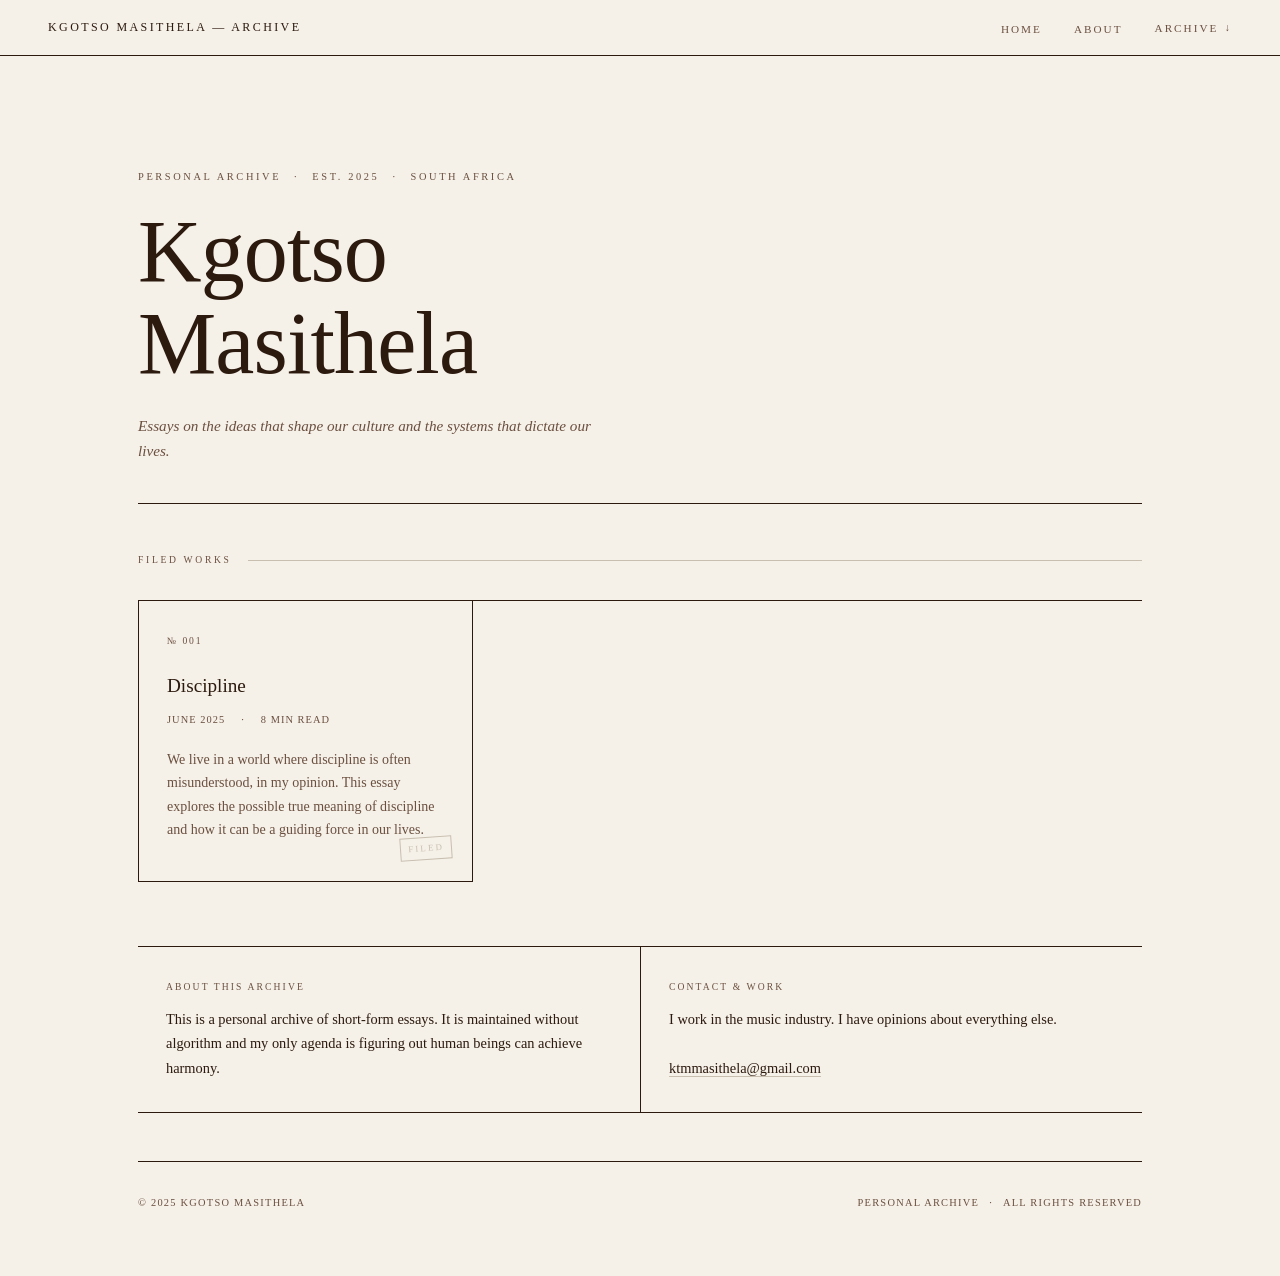
<file: index.html>
<!DOCTYPE html>
<html lang="en">
<head>
  <meta charset="UTF-8" />
  <meta name="viewport" content="width=device-width, initial-scale=1.0" />
  <!-- ─────────────────────────────────────────────────────────
       CHANGE THIS: update the <title> to your name / site name
       ───────────────────────────────────────────────────────── -->
  <title>Kgotso Masithela — Essay Archive</title>
  <meta name="description" content="An archive of essays on music, technology, and culture." />
  <link rel="stylesheet" href="style.css" />
</head>

<body>

  <!-- ═══════════════════════════════════════════════════════════
       SITE NAVIGATION
       ═══════════════════════════════════════════════════════════ -->
  <nav class="site-nav" id="site-nav" aria-label="Main navigation">

    <!-- ── Left: Site Title ── -->
    <!-- CHANGE THIS: your name or archive title -->
    <a href="index.html" class="site-nav__title">Kgotso Masithela — Archive</a>

    <!-- ── Mobile hamburger button (visible only on small screens) ── -->
    <button class="nav-hamburger" id="hamburger" aria-controls="nav-links" aria-expanded="false">
      Menu
    </button>

    <!-- ── Right: Navigation Links ── -->
    <ul class="site-nav__links" id="nav-links">

      <li><a href="index.html">Home</a></li>
      <li><a href="#about">About</a></li>

      <!-- ── ESSAYS DROPDOWN ─────────────────────────────────
           HOW TO ADD A NEW ESSAY HERE:
           Copy the line inside the <ul class="nav-dropdown__list">
           and change the href and text. Example:
             <li><a href="essay-2.html" target="_blank">Essay Title Two</a></li>
           That's all you need to do.
           ─────────────────────────────────────────────────── -->
      <li class="nav-dropdown">
        <button
          class="nav-dropdown__trigger"
          id="dropdown-trigger"
          aria-haspopup="true"
          aria-expanded="false"
          aria-controls="dropdown-panel"
        >
          Archive
        </button>

        <div class="nav-dropdown__panel" id="dropdown-panel" role="menu" aria-labelledby="dropdown-trigger">
          <span class="nav-dropdown__label">Published Essays</span>

          <ul class="nav-dropdown__list">
            <!-- ══════════════════════════════════════════════
                 ADD NEW ESSAYS BELOW — one <li> per essay.
                 Always include target="_blank" to open in a new tab.
                 ══════════════════════════════════════════════ -->
            <li><a href="essay-template.html" target="_blank" role="menuitem">Discipline</a></li>
            <!-- <li><a href="essay-2.html" target="_blank" role="menuitem">Essay Title Two</a></li> -->
            <!-- <li><a href="essay-3.html" target="_blank" role="menuitem">Essay Title Three</a></li> -->
            <!-- ══════════════════════════════════════════════ -->
          </ul>
        </div>
      </li>
      <!-- ── END DROPDOWN ───────────────────────────────────── -->

    </ul>
  </nav>


  <!-- ═══════════════════════════════════════════════════════════
       PAGE CONTENT
       ═══════════════════════════════════════════════════════════ -->
  <main>
    <div class="page-wrapper content-start">

      <!-- ── MASTHEAD / HERO ─────────────────────────────────── -->
      <header class="masthead">
        <!-- CHANGE THIS: your institutional eyebrow label -->
        <p class="masthead__eyebrow">Personal Archive &ensp;·&ensp; Est. 2025 &ensp;·&ensp; South Africa</p>

        <!-- CHANGE THIS: your name in large type -->
        <h1 class="masthead__name">Kgotso<br>Masithela</h1>

        <!-- CHANGE THIS: your one-line descriptor -->
        <p class="masthead__descriptor">
          Essays on the ideas that shape our culture and the systems that dictate our lives.
        </p>
      </header>


      <!-- ── SECTION LABEL ─────────────────────────────────────── -->
      <div class="section-label">
        <span class="section-label__text">Filed Works</span>
        <div class="section-label__line"></div>
      </div>


      <!-- ═══════════════════════════════════════════════════════
           ESSAY CARD GRID
           ═══════════════════════════════════════════════════════
           HOW TO ADD A NEW CARD:
           1. Copy one <article class="essay-card"> block.
           2. Change the href on <a class="essay-card__link">.
           3. Update the number, title, date, reading length, and excerpt.
           4. Add the matching essay link to the dropdown above.
           ═══════════════════════════════════════════════════════ -->
      <section class="essay-grid" aria-label="Essay archive">

        <!-- ── CARD 01 ─────────────────────────────────────────── -->
        <article class="essay-card">
          <!-- Change href to your essay file -->
          <a class="essay-card__link" href="essay-template.html" target="_blank" aria-label="Read: Discipline"></a>

          <p class="essay-card__number">№ 001</p>
          <h2 class="essay-card__title">Discipline</h2>
          <div class="essay-card__meta">
            <!-- Change the date and reading length -->
            <span>June 2025</span>
            <span>·</span>
            <span>8 min read</span>
          </div>
          <p class="essay-card__excerpt">
            We live in a world where discipline is often misunderstood, in my opinion. This essay explores the possible true meaning of discipline and how it can be a guiding force in our lives.
          </p>
          <span class="essay-card__stamp">Filed</span>
        </article>
        <!-- ── END CARD 01 ──────────────────────────────────────── -->

        <!-- ── CARD 02 — copy this block for each new essay ────── -->
        <!--
        <article class="essay-card">
          <a class="essay-card__link" href="essay-2.html" target="_blank" aria-label="Read: Essay Title Two"></a>
          <p class="essay-card__number">№ 002</p>
          <h2 class="essay-card__title">Essay Title Two</h2>
          <div class="essay-card__meta">
            <span>July 2025</span>
            <span>·</span>
            <span>12 min read</span>
          </div>
          <p class="essay-card__excerpt">
            Your excerpt text here.
          </p>
          <span class="essay-card__stamp">Filed</span>
        </article>
        -->
        <!-- ── END CARD 02 ──────────────────────────────────────── -->

      </section>
      <!-- ── END ESSAY GRID ─────────────────────────────────────── -->


      <!-- ── ABOUT / COLOPHON STRIP ──────────────────────────────── -->
      <section class="colophon" id="about" aria-label="About">

        <div class="colophon__cell">
          <p class="colophon__label">About This Archive</p>
          <!-- CHANGE THIS: your about text -->
          <p class="colophon__text">
            This is a personal archive of short-form essays. It is maintained without algorithm and my only agenda is figuring out human beings can achieve harmony.
          </p>
        </div>

        <div class="colophon__cell">
          <p class="colophon__label">Contact &amp; Work</p>
          <!-- CHANGE THIS: your contact / other links -->
          <p class="colophon__text">
            I work in the music industry. I have opinions about everything else.<br><br>
            <!-- Add your real email / links here -->
            <a href="mailto:hello@example.com" style="border-bottom: 1px solid var(--rule-light);">
              ktmmasithela@gmail.com
            </a>
          </p>
        </div>

      </section>

    </div><!-- /page-wrapper -->
  </main>


  <!-- ── FOOTER ──────────────────────────────────────────────── -->
  <footer>
    <div class="page-wrapper">
      <div class="site-footer">
        <!-- CHANGE THIS: your name and year -->
        <span>© 2025 Kgotso Masithela</span>
        <span>Personal Archive &ensp;·&ensp; All Rights Reserved</span>
      </div>
    </div>
  </footer>


  <!-- ═══════════════════════════════════════════════════════════
       JAVASCRIPT — minimal, only for dropdown + mobile menu
       ═══════════════════════════════════════════════════════════ -->
  <script>
    // ── Dropdown toggle ────────────────────────────────────────
    const trigger = document.getElementById('dropdown-trigger');
    const panel   = document.getElementById('dropdown-panel');

    trigger.addEventListener('click', function () {
      const isOpen = panel.classList.toggle('is-open');
      trigger.setAttribute('aria-expanded', isOpen);
    });

    // Close dropdown when clicking outside
    document.addEventListener('click', function (e) {
      if (!trigger.contains(e.target) && !panel.contains(e.target)) {
        panel.classList.remove('is-open');
        trigger.setAttribute('aria-expanded', 'false');
      }
    });

    // Close dropdown on Escape key
    document.addEventListener('keydown', function (e) {
      if (e.key === 'Escape') {
        panel.classList.remove('is-open');
        trigger.setAttribute('aria-expanded', 'false');
        trigger.focus();
      }
    });

    // ── Mobile hamburger toggle ────────────────────────────────
    const hamburger = document.getElementById('hamburger');
    const nav       = document.getElementById('site-nav');

    hamburger.addEventListener('click', function () {
      const isOpen = nav.classList.toggle('nav-is-open');
      hamburger.setAttribute('aria-expanded', isOpen);
      hamburger.textContent = isOpen ? 'Close' : 'Menu';
    });
  </script>

</body>
</html>
</file>
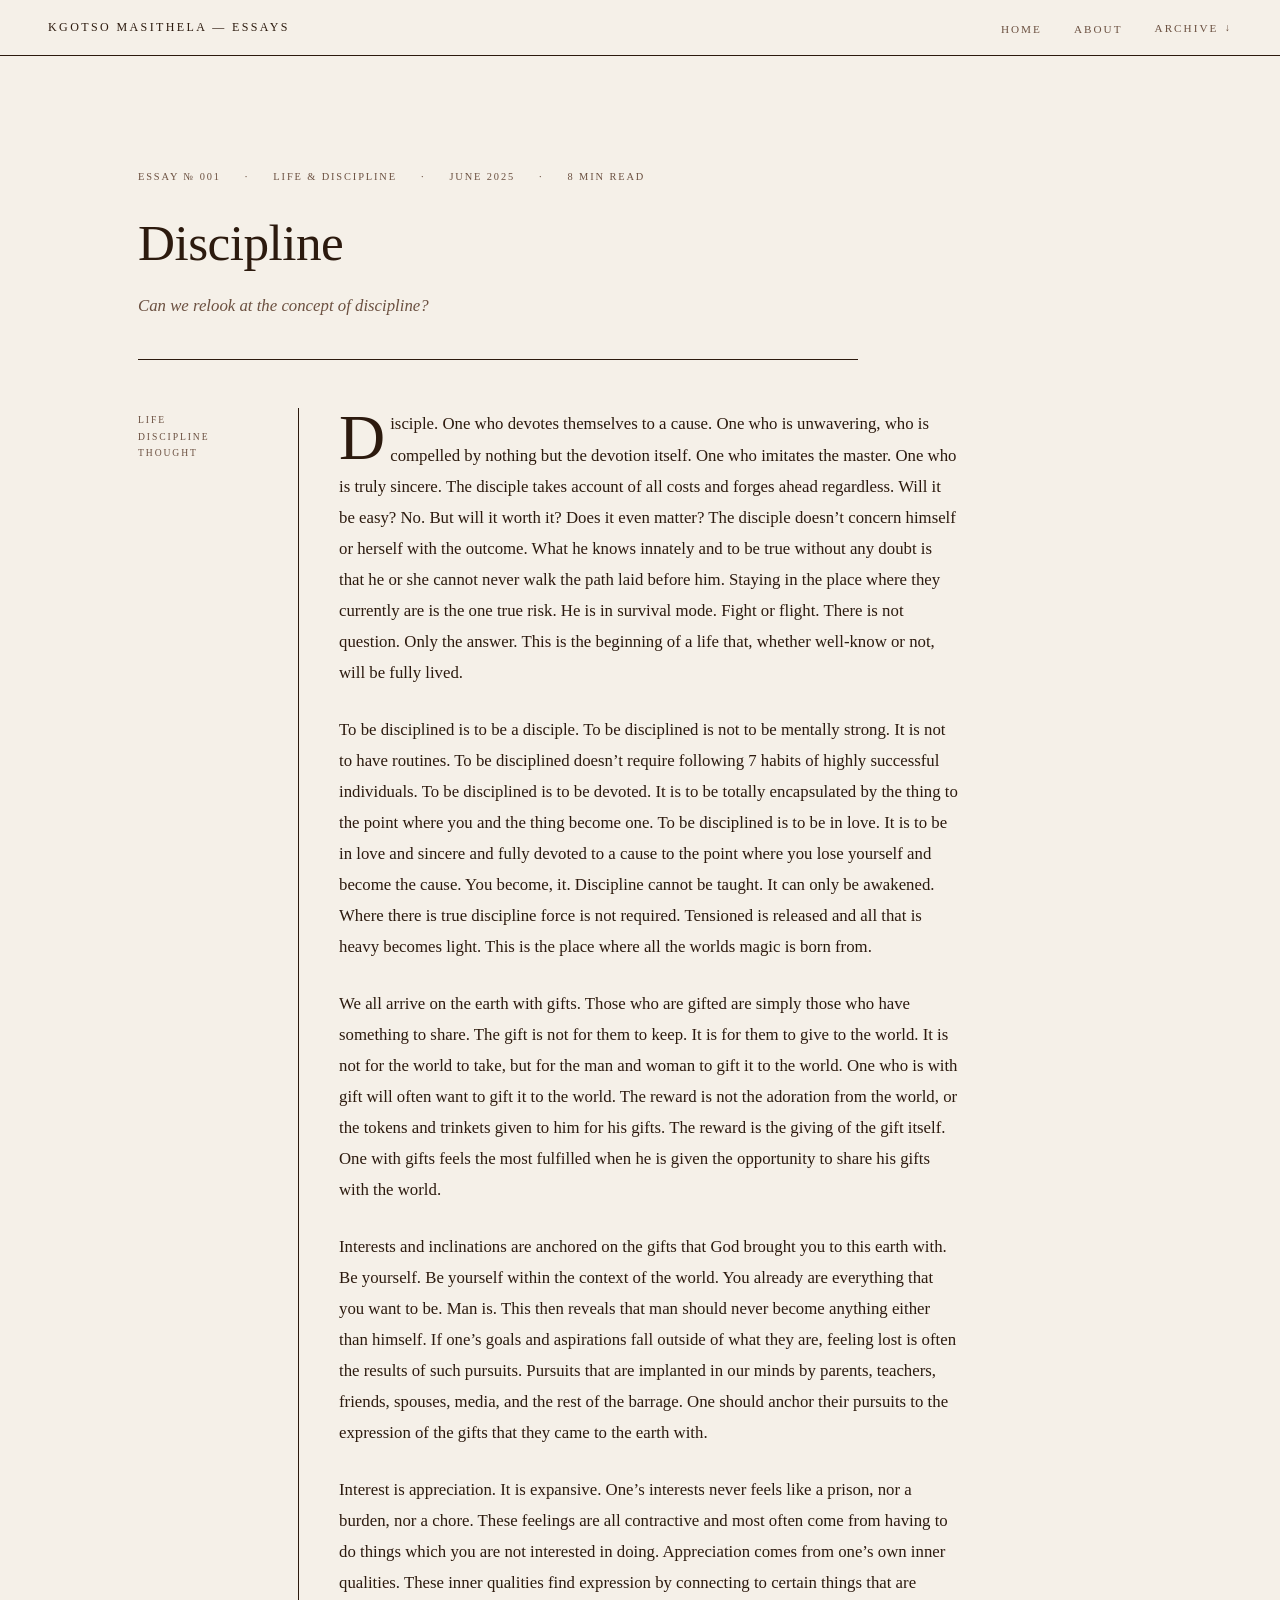
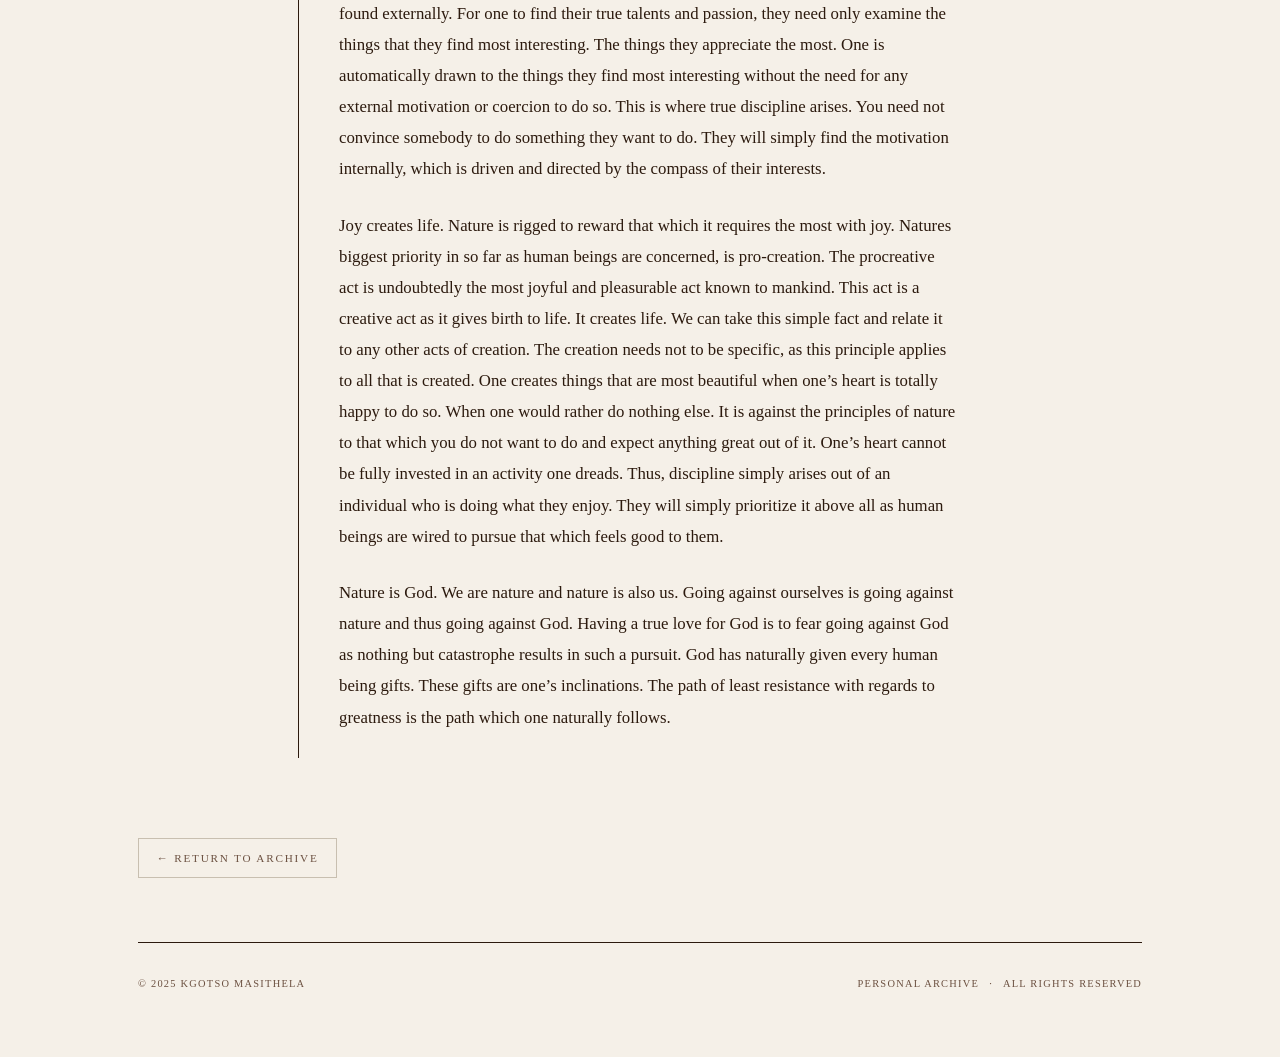
<file: essay-template.html>
<!DOCTYPE html>
<html lang="en">
<head>
  <meta charset="UTF-8" />
  <meta name="viewport" content="width=device-width, initial-scale=1.0" />
  <!-- ─────────────────────────────────────────────────────────
       CHANGE THIS: update to your essay title + site name
       Format: "Essay Title — Kgotso Kola"
       ───────────────────────────────────────────────────────── -->
  <title>Essay One — Discipline</title>
  <meta name="description" content="Essay description / subtitle here — for SEO and social sharing." />
  <link rel="stylesheet" href="style.css" />
</head>

<body>

  <!-- ═══════════════════════════════════════════════════════════
       SITE NAVIGATION — identical to index.html
       Copy this block unchanged to every new essay page.
       Only update the dropdown list if you've added a new essay.
       ═══════════════════════════════════════════════════════════ -->
  <nav class="site-nav" id="site-nav" aria-label="Main navigation">

    <a href="index.html" class="site-nav__title">Kgotso Masithela — Essays</a>

    <button class="nav-hamburger" id="hamburger" aria-controls="nav-links" aria-expanded="false">
      Menu
    </button>

    <ul class="site-nav__links" id="nav-links">
      <li><a href="index.html">Home</a></li>
      <li><a href="index.html#about">About</a></li>

      <li class="nav-dropdown">
        <button
          class="nav-dropdown__trigger"
          id="dropdown-trigger"
          aria-haspopup="true"
          aria-expanded="false"
          aria-controls="dropdown-panel"
        >
          Archive
        </button>

        <div class="nav-dropdown__panel" id="dropdown-panel" role="menu" aria-labelledby="dropdown-trigger">
          <span class="nav-dropdown__label">Published Essays</span>
          <ul class="nav-dropdown__list">
            <!-- ══════════════════════════════════════════════
                 KEEP THIS LIST IN SYNC with index.html.
                 ADD NEW ESSAYS HERE TOO.
                 ══════════════════════════════════════════════ -->
            <li><a href="essay-template.html" target="_blank" role="menuitem">Discipline</a></li>
            <!-- <li><a href="essay-2.html" target="_blank" role="menuitem">Essay Two</a></li> -->
            <!-- ══════════════════════════════════════════════ -->
          </ul>
        </div>
      </li>
    </ul>
  </nav>
  <!-- ── END NAVIGATION ─────────────────────────────────────── -->


  <!-- ═══════════════════════════════════════════════════════════
       ESSAY CONTENT — everything below is unique per essay
       ═══════════════════════════════════════════════════════════ -->
  <main>
    <div class="page-wrapper content-start">

      <!-- ── ESSAY HEADER ──────────────────────────────────────── -->
      <header class="essay-header">

        <!-- Meta: change the category, date, and reading time -->
        <div class="essay-header__meta">
          <span>Essay № 001</span>          <!-- e.g., Essay № 002 -->
          <span>·</span>
          <span>Life &amp; Discipline</span>  <!-- e.g., Technology / Rights / etc. -->
          <span>·</span>
          <span>June 2025</span>            <!-- publication date -->
          <span>·</span>
          <span>8 min read</span>           <!-- estimated reading time -->
        </div>

        <!-- CHANGE THIS: your essay title -->
        <h1 class="essay-header__title">Discipline</h1>

        <!-- CHANGE THIS: subtitle or opening epigraph (optional — delete this line if unused) -->
        <p class="essay-header__subtitle">
          Can we relook at the concept of discipline?
        </p>

      </header>
      <!-- ── END ESSAY HEADER ──────────────────────────────────── -->


      <!-- ── ESSAY LAYOUT: SIDEBAR + BODY COLUMN ──────────────── -->
      <div class="essay-layout">

        <!-- ── LEFT SIDEBAR ───────────────────────────────────── -->
        <aside class="essay-sidebar">
          <!-- CHANGE THIS: a short thematic tag for the sidebar -->
          <p class="essay-sidebar__section-tag">
            Life<br>Discipline<br>Thought
          </p>
        </aside>

        <!-- ── ESSAY BODY ─────────────────────────────────────── -->
        <!--
          HOW TO USE THIS TEMPLATE:
          ──────────────────────────
          1. Duplicate this file (e.g., save as "essay-2.html").
          2. Update the <title>, meta, header fields, and sidebar tag above.
          3. Replace ALL content inside <div class="essay-body"> with your text.
          4. Use these HTML elements for formatting:
               <p>             — paragraph (first paragraph gets a drop cap automatically)
               <h2>            — major section heading (adds a rule above it)
               <h3>            — minor label / sub-heading
               <blockquote>    — pull quote or indented quotation
               <ul> / <ol>     — lists
          5. Add the essay to the dropdown and the card grid in index.html.
        -->
        <article class="essay-body">

          <!-- ══════════════════════════════════════════════════
               YOUR ESSAY TEXT BEGINS HERE
               Replace everything between these comment tags.
               ══════════════════════════════════════════════════ -->

          <p>
            Disciple. One who devotes themselves to a cause. One who is unwavering, who is compelled by nothing but the devotion itself. One who imitates the master. One who is truly sincere. The disciple takes account of all costs and forges ahead regardless. Will it be easy? No. But will it worth it? Does it even matter? The disciple doesn’t concern himself or herself with the outcome. What he knows innately and to be true without any doubt is that he or she cannot never walk the path laid before him. Staying in the place where they currently are is the one true risk. He is in survival mode. Fight or flight. There is not question. Only the answer. This is the beginning of a life that, whether well-know or not, will be fully lived. 
          </p>

          <p>
            To be disciplined is to be a disciple. To be disciplined is not to be mentally strong. It is not to have routines. To be disciplined doesn’t require following 7 habits of highly successful individuals. To be disciplined is to be devoted. It is to be totally encapsulated by the thing to the point where you and the thing become one. To be disciplined is to be in love. It is to be in love and sincere and fully devoted to a cause to the point where you lose yourself and become the cause. You become, it. Discipline cannot be taught. It can only be awakened. Where there is true discipline force is not required. Tensioned is released and all that is heavy becomes light. This is the place where all the worlds magic is born from. 
          </p>

          <p>
           We all arrive on the earth with gifts. Those who are gifted are simply those who have something to share. The gift is not for them to keep. It is for them to give to the world. It is not for the world to take, but for the man and woman to gift it to the world. One who is with gift will often want to gift it to the world. The reward is not the adoration from the world, or the tokens and trinkets given to him for his gifts. The reward is the giving of the gift itself. One with gifts feels the most fulfilled when he is given the opportunity to share his gifts with the world. 
          </p>

          <p>
            Interests and inclinations are anchored on the gifts that God brought you to this earth with. Be yourself. Be yourself within the context of the world. You already are everything that you want to be. Man is. This then reveals that man should never become anything either than himself. If one’s goals and aspirations fall outside of what they are, feeling lost is often the results of such pursuits. Pursuits that are implanted in our minds by parents, teachers, friends, spouses, media, and the rest of the barrage. One should anchor their pursuits to the expression of the gifts that they came to the earth with. 
          </p>

          <p>
            Interest is appreciation. It is expansive. One’s interests never feels like a prison, nor a burden, nor a chore. These feelings are all contractive and most often come from having to do things which you are not interested in doing. Appreciation comes from one’s own inner qualities. These inner qualities find expression by connecting to certain things that are found externally. For one to find their true talents and passion, they need only examine the things that they find most interesting. The things they appreciate the most. One is automatically drawn to the things they find most interesting without the need for any external motivation or coercion to do so. This is where true discipline arises. You need not convince somebody to do something they want to do. They will simply find the motivation internally, which is driven and directed by the compass of their interests. 
          </p>

          <p>
            Joy creates life. Nature is rigged to reward that which it requires the most with joy. Natures biggest priority in so far as human beings are concerned, is pro-creation. The procreative act is undoubtedly the most joyful and pleasurable act known to mankind. This act is a creative act as it gives birth to life. It creates life. We can take this simple fact and relate it to any other acts of creation. The creation needs not to be specific, as this principle applies to all that is created. One creates things that are most beautiful when one’s heart is totally happy to do so. When one would rather do nothing else. It is against the principles of nature to that which you do not want to do and expect anything great out of it. One’s heart cannot be fully invested in an activity one dreads. Thus, discipline simply arises out of an individual who is doing what they enjoy. They will simply prioritize it above all as human beings are wired to pursue that which feels good to them. 
          </p>

          <p>
            Nature is God. We are nature and nature is also us. Going against ourselves is going against nature and thus going against God. Having a true love for God is to fear going against God as nothing but catastrophe results in such a pursuit. God has naturally given every human being gifts. These gifts are one’s inclinations. The path of least resistance with regards to greatness is the path which one naturally follows.</p>

          <!-- ══════════════════════════════════════════════════
               YOUR ESSAY TEXT ENDS HERE
               ══════════════════════════════════════════════════ -->

        </article>
        <!-- ── END ESSAY BODY ───────────────────────────────── -->

      </div>
      <!-- ── END ESSAY LAYOUT ──────────────────────────────── -->


      <!-- ── BACK TO ARCHIVE LINK ──────────────────────────── -->
      <a href="index.html" class="essay-back">← Return to Archive</a>

    </div><!-- /page-wrapper -->
  </main>


  <!-- ── FOOTER ─────────────────────────────────────────────── -->
  <footer>
    <div class="page-wrapper">
      <div class="site-footer">
        <span>© 2025 Kgotso Masithela</span>
        <span>Personal Archive &ensp;·&ensp; All Rights Reserved</span>
      </div>
    </div>
  </footer>


  <!-- ── JAVASCRIPT — identical to index.html ─────────────── -->
  <script>
    const trigger = document.getElementById('dropdown-trigger');
    const panel   = document.getElementById('dropdown-panel');

    trigger.addEventListener('click', function () {
      const isOpen = panel.classList.toggle('is-open');
      trigger.setAttribute('aria-expanded', isOpen);
    });

    document.addEventListener('click', function (e) {
      if (!trigger.contains(e.target) && !panel.contains(e.target)) {
        panel.classList.remove('is-open');
        trigger.setAttribute('aria-expanded', 'false');
      }
    });

    document.addEventListener('keydown', function (e) {
      if (e.key === 'Escape') {
        panel.classList.remove('is-open');
        trigger.setAttribute('aria-expanded', 'false');
        trigger.focus();
      }
    });

    const hamburger = document.getElementById('hamburger');
    const nav       = document.getElementById('site-nav');

    hamburger.addEventListener('click', function () {
      const isOpen = nav.classList.toggle('nav-is-open');
      hamburger.setAttribute('aria-expanded', isOpen);
      hamburger.textContent = isOpen ? 'Close' : 'Menu';
    });
  </script>

</body>
</html>
</file>
<file: style.css>
/* ============================================================
   ESSAY ARCHIVE — SHARED STYLESHEET
   Palette: Warm parchment bg, chocolate brown ink, dark dividers
   Typography: System serif stack (Georgia / Garamond / Times)
   ============================================================ */

/* ── DESIGN TOKENS ─────────────────────────────────────────── */
:root {
  --bg:           #F5F0E8;        /* warm parchment */
  --bg-card:      #EDE8DE;        /* slightly darker for hover / cards */
  --ink:          #2C1A0E;        /* deep chocolate brown */
  --ink-light:    #6B5040;        /* muted brown for meta / labels */
  --rule:         #2C1A0E;        /* border lines — same as ink */
  --rule-light:   #C8BFB0;        /* secondary divider lines */
  --accent:       #2C1A0E;        /* stamp / accent: same ink, italic */
  --serif:        Georgia, Garamond, "Times New Roman", serif;
  --nav-h:        56px;
}

/* ── RESET ──────────────────────────────────────────────────── */
*, *::before, *::after { box-sizing: border-box; margin: 0; padding: 0; }

html { font-size: 16px; scroll-behavior: smooth; }

body {
  background-color: var(--bg);
  color: var(--ink);
  font-family: var(--serif);
  line-height: 1.7;
  -webkit-font-smoothing: antialiased;
}

a { color: inherit; text-decoration: none; }
img { display: block; max-width: 100%; }

/* ── NAVIGATION ─────────────────────────────────────────────── */
.site-nav {
  position: fixed;
  top: 0; left: 0; right: 0;
  height: var(--nav-h);
  background-color: var(--bg);
  border-bottom: 1.5px solid var(--rule);
  display: flex;
  align-items: center;
  justify-content: space-between;
  padding: 0 clamp(1.25rem, 5vw, 3rem);
  z-index: 100;
}

/* Site title / wordmark */
.site-nav__title {
  font-size: 0.75rem;
  font-weight: normal;
  letter-spacing: 0.2em;
  text-transform: uppercase;
  color: var(--ink);
}

/* Right side nav links */
.site-nav__links {
  display: flex;
  align-items: center;
  gap: 2rem;
  list-style: none;
}

.site-nav__links a {
  font-size: 0.7rem;
  letter-spacing: 0.18em;
  text-transform: uppercase;
  color: var(--ink-light);
  transition: color 0.2s;
}
.site-nav__links a:hover { color: var(--ink); }

/* ── DROPDOWN ────────────────────────────────────────────────── */
.nav-dropdown { position: relative; }

.nav-dropdown__trigger {
  background: none;
  border: none;
  cursor: pointer;
  font-family: var(--serif);
  font-size: 0.7rem;
  letter-spacing: 0.18em;
  text-transform: uppercase;
  color: var(--ink-light);
  display: flex;
  align-items: center;
  gap: 0.4rem;
  padding: 0;
  transition: color 0.2s;
}
.nav-dropdown__trigger:hover,
.nav-dropdown__trigger[aria-expanded="true"] { color: var(--ink); }

/* Arrow indicator */
.nav-dropdown__trigger::after {
  content: "↓";
  font-size: 0.65rem;
  transition: transform 0.2s;
}
.nav-dropdown__trigger[aria-expanded="true"]::after { transform: rotate(180deg); }

/* The dropdown panel */
.nav-dropdown__panel {
  display: none;           /* shown via JS class */
  position: absolute;
  top: calc(100% + 1rem);
  right: 0;
  min-width: 280px;
  background-color: var(--bg);
  border: 1.5px solid var(--rule);
  padding: 0;
  z-index: 200;
}

.nav-dropdown__panel.is-open { display: block; }

/* Dropdown header label */
.nav-dropdown__label {
  display: block;
  font-size: 0.6rem;
  letter-spacing: 0.22em;
  text-transform: uppercase;
  color: var(--ink-light);
  padding: 0.75rem 1.25rem 0.5rem;
  border-bottom: 1px solid var(--rule-light);
}

/* ── ESSAY LIST INSIDE DROPDOWN ─────────────────────────────── */
/*
  HOW TO ADD A NEW ESSAY TO THE DROPDOWN:
  ─────────────────────────────────────────
  Inside <ul class="nav-dropdown__list"> in your nav,
  copy this line and change the href and text:

    <li><a href="essay-2.html" target="_blank">Your Essay Title Here</a></li>

  That's it. One line per essay.
*/
.nav-dropdown__list { list-style: none; }

.nav-dropdown__list li { border-bottom: 1px solid var(--rule-light); }
.nav-dropdown__list li:last-child { border-bottom: none; }

.nav-dropdown__list a {
  display: flex;
  justify-content: space-between;
  align-items: center;
  padding: 0.85rem 1.25rem;
  font-size: 0.82rem;
  color: var(--ink);
  transition: background-color 0.15s;
}
.nav-dropdown__list a:hover {
  background-color: var(--bg-card);
}
/* Arrow glyph on each essay link */
.nav-dropdown__list a::after {
  content: "↗";
  font-size: 0.7rem;
  color: var(--ink-light);
  flex-shrink: 0;
  margin-left: 1rem;
}

/* Mobile hamburger — hidden on desktop */
.nav-hamburger {
  display: none;
  background: none;
  border: 1.5px solid var(--rule);
  cursor: pointer;
  padding: 0.3rem 0.5rem;
  font-family: var(--serif);
  font-size: 0.65rem;
  letter-spacing: 0.12em;
  text-transform: uppercase;
  color: var(--ink);
}

/* ── PAGE WRAPPER ────────────────────────────────────────────── */
.page-wrapper {
  max-width: 1100px;
  margin: 0 auto;
  padding: 0 clamp(1.25rem, 5vw, 3rem);
}

/* Offset for fixed nav */
.content-start { padding-top: calc(var(--nav-h) + 4rem); }

/* ── HORIZONTAL RULE DIVIDER ─────────────────────────────────── */
.rule { border: none; border-top: 1.5px solid var(--rule); }
.rule--light { border-top-color: var(--rule-light); }

/* ── HOMEPAGE ── HERO / MASTHEAD ─────────────────────────────── */
.masthead {
  padding: 3rem 0 2.5rem;
  border-bottom: 1.5px solid var(--rule);
}

.masthead__eyebrow {
  font-size: 0.65rem;
  letter-spacing: 0.25em;
  text-transform: uppercase;
  color: var(--ink-light);
  margin-bottom: 1.25rem;
}

.masthead__name {
  font-size: clamp(2.8rem, 7vw, 5.5rem);
  font-weight: normal;
  line-height: 1.05;
  letter-spacing: -0.01em;
  color: var(--ink);
  margin-bottom: 1.5rem;
}

.masthead__descriptor {
  font-size: 0.95rem;
  color: var(--ink-light);
  font-style: italic;
  max-width: 480px;
  line-height: 1.6;
}

/* ── HOMEPAGE ── SECTION LABELS ──────────────────────────────── */
.section-label {
  display: flex;
  align-items: center;
  gap: 1rem;
  margin: 3rem 0 2rem;
}
.section-label__text {
  font-size: 0.6rem;
  letter-spacing: 0.28em;
  text-transform: uppercase;
  color: var(--ink-light);
  white-space: nowrap;
  flex-shrink: 0;
}
.section-label__line {
  flex: 1;
  height: 1px;
  background: var(--rule-light);
}

/* ── HOMEPAGE ── ESSAY GRID ──────────────────────────────────── */
.essay-grid {
  display: grid;
  grid-template-columns: repeat(auto-fill, minmax(300px, 1fr));
  gap: 0;
  border-top: 1.5px solid var(--rule);
  border-left: 1.5px solid var(--rule);
}

/* ── ESSAY CARD ──────────────────────────────────────────────── */
/*
  HOW TO ADD A NEW ESSAY CARD TO THE GRID:
  ──────────────────────────────────────────
  Copy the entire <article class="essay-card"> block below and:
    1. Change href to your new essay file (e.g., "essay-2.html")
    2. Update the essay-card__number (e.g., "№ 002")
    3. Update the essay-card__title
    4. Update the essay-card__date and essay-card__length
    5. Update the essay-card__excerpt
*/
.essay-card {
  position: relative;
  border-right: 1.5px solid var(--rule);
  border-bottom: 1.5px solid var(--rule);
  padding: 2rem 1.75rem 2.5rem;
  transition: background-color 0.2s;
  display: flex;
  flex-direction: column;
}
.essay-card:hover { background-color: var(--bg-card); }

.essay-card__link {
  position: absolute;
  inset: 0;
  z-index: 1;
}

.essay-card__number {
  font-size: 0.6rem;
  letter-spacing: 0.2em;
  color: var(--ink-light);
  margin-bottom: 1.5rem;
  font-variant-numeric: tabular-nums;
}

.essay-card__title {
  font-size: 1.2rem;
  font-weight: normal;
  line-height: 1.3;
  color: var(--ink);
  margin-bottom: 0.75rem;
}

.essay-card__meta {
  display: flex;
  gap: 1rem;
  font-size: 0.65rem;
  letter-spacing: 0.1em;
  text-transform: uppercase;
  color: var(--ink-light);
  margin-bottom: 1.25rem;
}

.essay-card__excerpt {
  font-size: 0.875rem;
  color: var(--ink-light);
  line-height: 1.65;
  flex: 1;
}

/*
  SIGNATURE ELEMENT: the archival FILED stamp.
  Every card gets a faint rotated stamp in the corner —
  like a received-stamp on a government submission.
  It encodes the archive aesthetic without decorating for its own sake.
*/
.essay-card__stamp {
  position: absolute;
  bottom: 1.25rem;
  right: 1.25rem;
  font-size: 0.55rem;
  letter-spacing: 0.25em;
  text-transform: uppercase;
  color: var(--rule-light);
  border: 1px solid var(--rule-light);
  padding: 0.2rem 0.45rem;
  transform: rotate(-4deg);
  pointer-events: none;
  user-select: none;
  z-index: 0;
}

/* ── HOMEPAGE ── ABOUT / COLOPHON STRIP ──────────────────────── */
.colophon {
  display: grid;
  grid-template-columns: 1fr 1fr;
  gap: 0;
  border-top: 1.5px solid var(--rule);
  border-bottom: 1.5px solid var(--rule);
  margin: 4rem 0 3rem;
}

.colophon__cell {
  padding: 2rem 1.75rem;
}
.colophon__cell + .colophon__cell {
  border-left: 1.5px solid var(--rule);
}

.colophon__label {
  font-size: 0.6rem;
  letter-spacing: 0.22em;
  text-transform: uppercase;
  color: var(--ink-light);
  margin-bottom: 0.75rem;
}

.colophon__text {
  font-size: 0.9rem;
  color: var(--ink);
  line-height: 1.7;
}

/* ── SITE FOOTER ─────────────────────────────────────────────── */
.site-footer {
  border-top: 1.5px solid var(--rule);
  padding: 2rem 0;
  display: flex;
  justify-content: space-between;
  align-items: center;
  font-size: 0.65rem;
  letter-spacing: 0.12em;
  text-transform: uppercase;
  color: var(--ink-light);
  margin-bottom: 2rem;
}

/* ══════════════════════════════════════════════════════════════
   ESSAY TEMPLATE PAGE STYLES
   ══════════════════════════════════════════════════════════════ */

/* Essay page header */
.essay-header {
  padding: 3rem 0 2.5rem;
  border-bottom: 1.5px solid var(--rule);
  max-width: 720px;   /* keep header within readable column */
}

.essay-header__meta {
  display: flex;
  flex-wrap: wrap;
  gap: 1.5rem;
  font-size: 0.65rem;
  letter-spacing: 0.18em;
  text-transform: uppercase;
  color: var(--ink-light);
  margin-bottom: 1.75rem;
}

.essay-header__title {
  font-size: clamp(1.9rem, 5vw, 3.2rem);
  font-weight: normal;
  line-height: 1.15;
  color: var(--ink);
  margin-bottom: 1.25rem;
  letter-spacing: -0.01em;
}

.essay-header__subtitle {
  font-size: 1.05rem;
  font-style: italic;
  color: var(--ink-light);
  line-height: 1.6;
  max-width: 560px;
}

/* Two-column essay layout: narrow sidebar + wide body */
.essay-layout {
  display: grid;
  grid-template-columns: 160px 1fr;
  gap: 0;
  margin: 3rem 0 5rem;
}

/* Left sidebar — fixed labels / pull quotes */
.essay-sidebar {
  padding-right: 2rem;
  padding-top: 0.25rem;
}

.essay-sidebar__section-tag {
  font-size: 0.6rem;
  letter-spacing: 0.2em;
  text-transform: uppercase;
  color: var(--ink-light);
  writing-mode: horizontal-tb;
  /* Sticky so it follows scroll */
  position: sticky;
  top: calc(var(--nav-h) + 2rem);
}

/* The essay body column */
.essay-body {
  border-left: 1.5px solid var(--rule);
  padding-left: 2.5rem;
  max-width: 660px;   /* optimal long-form measure: ~65-70 chars */
}

/* ── ESSAY TYPOGRAPHY ─────────────────────────────────────────── */
.essay-body p {
  font-size: 1.05rem;
  line-height: 1.85;
  color: var(--ink);
  margin-bottom: 1.6rem;
}

.essay-body p:first-of-type::first-letter {
  float: left;
  font-size: 3.8em;
  line-height: 0.82;
  margin-right: 0.08em;
  margin-top: 0.06em;
  color: var(--ink);
  font-weight: normal;
}

.essay-body h2 {
  font-size: 1.15rem;
  font-weight: normal;
  letter-spacing: 0.03em;
  color: var(--ink);
  margin: 3rem 0 1rem;
  border-top: 1.5px solid var(--rule);
  padding-top: 1.25rem;
}

.essay-body h3 {
  font-size: 0.7rem;
  letter-spacing: 0.22em;
  text-transform: uppercase;
  color: var(--ink-light);
  margin: 2.5rem 0 0.75rem;
}

.essay-body blockquote {
  margin: 2rem 0;
  padding: 1.25rem 1.5rem;
  border-left: 3px solid var(--rule);
  background: var(--bg-card);
  font-style: italic;
  font-size: 1rem;
  color: var(--ink-light);
  line-height: 1.75;
}

.essay-body ul,
.essay-body ol {
  margin: 1.25rem 0 1.6rem 1.5rem;
  font-size: 1.05rem;
  line-height: 1.8;
  color: var(--ink);
}

.essay-body li { margin-bottom: 0.4rem; }

/* Back-link at end of essay */
.essay-back {
  display: inline-flex;
  align-items: center;
  gap: 0.5rem;
  font-size: 0.7rem;
  letter-spacing: 0.16em;
  text-transform: uppercase;
  color: var(--ink-light);
  border: 1.5px solid var(--rule-light);
  padding: 0.6rem 1.1rem;
  margin-bottom: 4rem;
  transition: border-color 0.2s, color 0.2s;
}
.essay-back:hover { border-color: var(--rule); color: var(--ink); }

/* ── RESPONSIVE ──────────────────────────────────────────────── */
@media (max-width: 768px) {

  /* Show hamburger, hide regular nav links on mobile */
  .site-nav__links { display: none; }
  .nav-hamburger { display: block; }

  /* Full-width mobile nav panel */
  .site-nav.nav-is-open .site-nav__links {
    display: flex;
    flex-direction: column;
    align-items: flex-start;
    gap: 0;
    position: fixed;
    top: var(--nav-h);
    left: 0; right: 0;
    background: var(--bg);
    border-bottom: 1.5px solid var(--rule);
    padding: 1rem 1.5rem 1.5rem;
    z-index: 99;
  }
  .site-nav__links li { width: 100%; }
  .site-nav__links a,
  .nav-dropdown__trigger {
    display: block;
    padding: 0.65rem 0;
    border-bottom: 1px solid var(--rule-light);
    width: 100%;
    font-size: 0.8rem;
  }

  /* Dropdown panel full-width on mobile */
  .nav-dropdown__panel {
    position: static;
    border-left: none;
    border-right: none;
    border-top: 1px solid var(--rule-light);
  }

  /* Colophon stacks on mobile */
  .colophon {
    grid-template-columns: 1fr;
  }
  .colophon__cell + .colophon__cell {
    border-left: none;
    border-top: 1.5px solid var(--rule);
  }

  /* Essay layout: single column on mobile */
  .essay-layout {
    grid-template-columns: 1fr;
  }
  .essay-sidebar {
    padding-right: 0;
    padding-bottom: 1.5rem;
    border-bottom: 1.5px solid var(--rule);
    margin-bottom: 1.5rem;
  }
  .essay-sidebar__section-tag { position: static; writing-mode: horizontal-tb; }
  .essay-body { border-left: none; padding-left: 0; }

  /* Footer stacks */
  .site-footer { flex-direction: column; gap: 0.75rem; text-align: center; }
}

@media (prefers-reduced-motion: reduce) {
  * { transition: none !important; }
}
</file>
